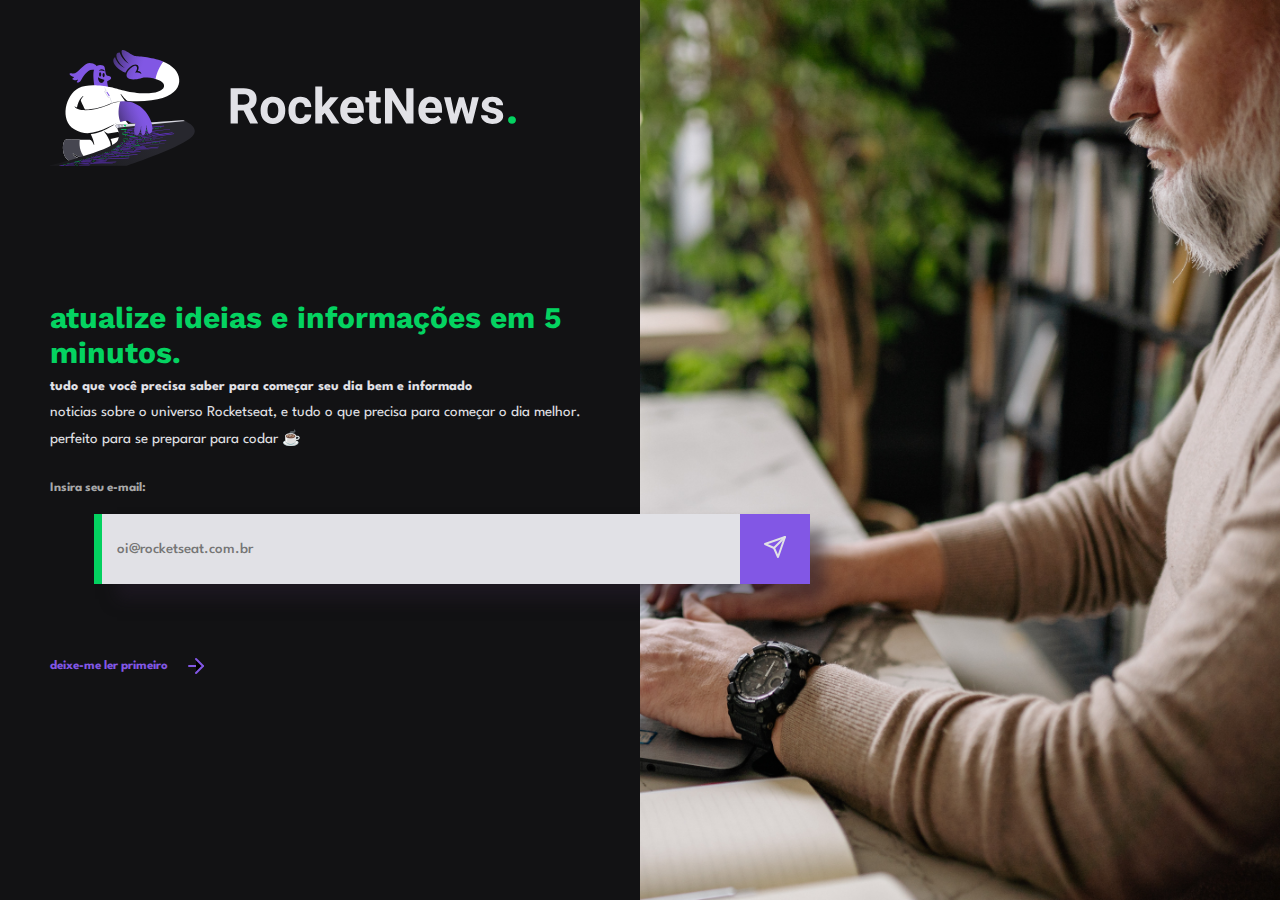
<file: discover-desafio-rocketnews/index.html>
<!DOCTYPE html>
<html lang="pt-br">

<head>
  <meta charset="UTF-8" />
  <meta http-equiv="X-UA-Compatible" content="IE=edge" />
  <meta name="viewport" content="width=device-width, initial-scale=1.0" />
  <link rel="stylesheet" href="styles.css" />
  <link rel="shortcut icon" href="./assets/icon.png" />
  <title>RocketNews</title>
</head>

<body>
    <div class="body">
      <div class="logo">
        <img src="./assets/logo.svg" alt="Logo" />
      </div>

      <div class="title-text">
        <p id="title">atualize ideias e informações em 5 minutos.</p>

        <p id="subtitle">
          tudo que você precisa saber para começar seu dia bem e informado
        </p>

        <p class="text">
          noticias sobre o universo Rocketseat, e tudo o que precisa para começar o dia melhor. </br>
        </p>

        <p class="text">
          perfeito para se preparar para codar ☕
        </p>
      </div>

      <div class="form">
        <form action="#">
          <label for="e-mail">Insira seu e-mail:</label>
          <div class="border">
            <div class="box-form">
              <input type="text" class="custom-email-input" placeholder="oi@rocketseat.com.br">
              <button class="custom-email-button" type="submit">
                <svg xmlns="http://www.w3.org/2000/svg" width="24" height="24" viewBox="0 0 24 24" fill="none"
                  stroke="currentColor" stroke-width="2" stroke-linecap="round" stroke-linejoin="round"
                  class="feather feather-send">
                  <line x1="22" y1="2" x2="11" y2="13"></line>
                  <polygon points="22 2 15 22 11 13 2 9 22 2"></polygon>
                </svg>
              </button>
            </div>
          </div>
        </form>
      </div>

      <div class="readme">
        <a href="#">deixe-me ler primeiro
          <svg xmlns="http://www.w3.org/2000/svg" width="24" height="24" viewBox="0 0 24 24" stroke="currentColor"
            stroke-width="2" stroke-linecap="round" stroke-linejoin="round" class="feather feather-arrow-right">
            <line x1="5" y1="12" x2="19" y2="12"></line>
            <polyline points="12 5 19 12 12 19"></polyline>
          </svg></a>
      </div>
    </div>

    <div class="image">
      <!-- <img src="./assets/read_news.jpg" alt="Read News" /> -->
    </div>
</body>

</html>
</file>
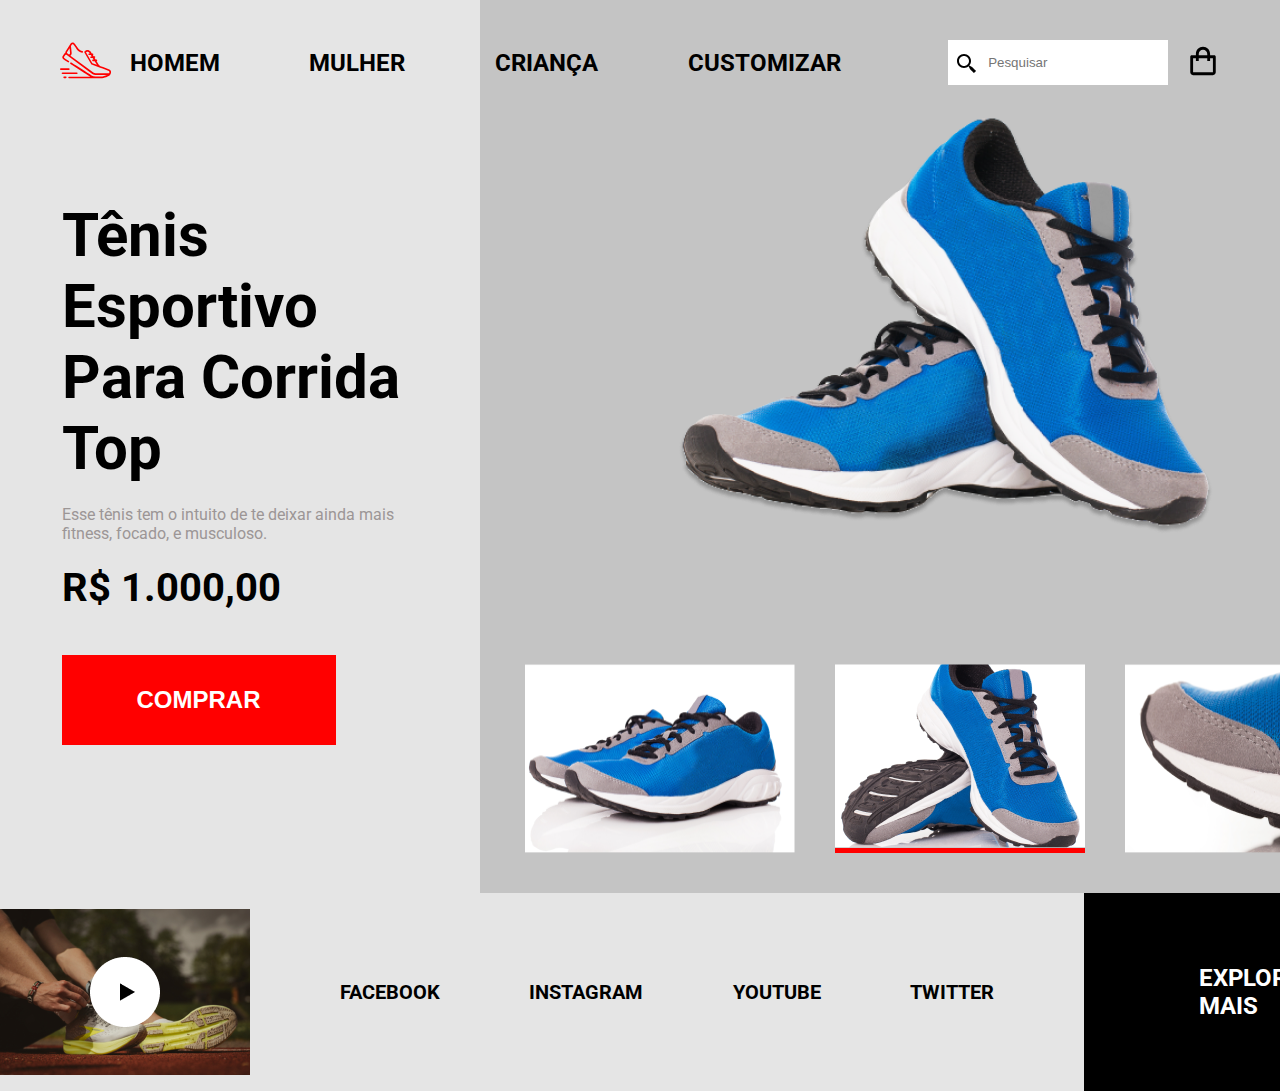
<file: discover-desafio-rocketshoes/index.html>
<!DOCTYPE html>
<html lang="pt-BR">
<head>
  <meta charset="UTF-8">
  <meta http-equiv="X-UA-Compatible" content="IE=edge">
  <meta name="viewport" content="width=device-width, initial-scale=1.0">
  <title>RocketShoes</title>
  <link rel="stylesheet" href="style.css">
  <link rel="shortcut icon" href="/assets/favicon.ico" type="image/x-icon">
</head>
<body>
  <div class="container">
    <div class="header">
      <div class="logo">
        <img src="assets/logo.svg" alt="RocketShoes">
      </div>
      <div class="menu">
          <p>HOMEM</p>
          <p>MULHER</p>
          <p>CRIANÇA</p>
          <p>CUSTOMIZAR</p>
      </div>
      <div class="search">  
        <input type="text" placeholder="Pesquisar">
        
      </div>
      <div class="checkout">
        <img src="assets/icon-bag.svg" alt="Ícone bag">
      </div>
    </div>
    <div class="main">
      <div class="product">
      <div class="details">
        <p id="title">
          Tênis Esportivo Para Corrida Top
        </p>
        <p id="description">
          Esse tênis tem o intuito de te deixar ainda mais fitness, focado, e musculoso.
        </p>
        <p id="price">
          R$ 1.000,00
        </p>
        <div class="button">
          <button>COMPRAR</button>
        </div>
      </div>
      </div>
      <div class="gallery">
        <div class="product-selected">
          <img src="assets/tenis-1-ampliado.png" alt="">
        </div>
        <div class="other-images">
          <img src="assets/tenis-1-galeria.png" alt="">
          <img class="img-active" src="assets/tenis-2-galeria.png" alt="">
          <img src="assets/tenis-3-galeria.png" alt="">
        </div>
      </div>
    </div>
    <div class="footer">
      <div class="video-footer">
        <img src="assets/img-video.png" alt="" srcset="">
      </div>
      <div class="socials">
        <p>FACEBOOK</p>
        <p>INSTAGRAM</p>
        <p>YOUTUBE</p>
        <p>TWITTER</p>
      </div>
      <div class="explore">
        <p>EXPLORE MAIS</p>
        <img src="assets/icon-arrow.svg" alt="">
      </div>
    </div>
  </div>
</body>
</html>
</file>
<file: discover-desafio-rocketnews/styles.css>
@import url("https://fonts.googleapis.com/css2?family=Spartan:wght@400;500;700&family=Work+Sans:wght@400;500;700&display=swap");

* {
  padding: 0;
  margin: 0;
  vertical-align: baseline;
  list-style: none;
  border: 0;
}

:root {
  --body-bg-color: #121214;
  --text-color: #E1E1E6;
  --title-color: #04D361;
  --form-color: #A8A8A8;
  --bg-button-color: #8257e5;
}

body {
  display: flex;
  width: 100vw;
  height: 100vh;
  overflow: hidden;
}

.body {
  background-color: var(--body-bg-color);
  display: flex;
  flex-direction: column;
  position: relative;
  color: var(--text-color);
  height: 100vh;
  width: 100vw;
  max-width: 50%;
}

.logo img {
  max-width: 480px;
  margin: 50px 400px 130px 50px;
  width: 100%;
}

.title-text {
  display: block;
  max-width: 800px;
  margin-left: 50px;
}

.title-text p#title {
  font-family: "Work Sans", sans-serif;
  font-size: 30px;
  font-weight: 700;
  padding-bottom: 10px;
  color: var(--title-color);
}

.title-text p#subtitle {
  font-family: "Spartan", sans-serif;
  font-size: 14px;
  font-weight: 700;
  padding-bottom: 12px;
  color: var(--text-color);
}

.title-text p.text {
  font-family: "Spartan", sans-serif;
  font-size: 15px;
  font-weight: 400;
  padding-bottom: 10px;
  color: var(--text-color);
}

.form {
  margin-top: 10px;
  margin-left: 50px;
  display: flex;
  position: relative;
}

.border {
  display: flex;
  align-items: center;
  justify-self: center;
  justify-content: flex-start;
  border-left: 8px solid var(--title-color);
  height: 70px;
}

.box-form {
  display: flex;
  align-items: center;
  justify-content: space-between;
  gap: 1rem;
  background-color: var(--text-color);
  box-shadow: 15px 15px 15px rgb(37, 27, 44, 0.5);
  position: absolute;
  width: 120%;
}

.form form label {
  display: block;
  padding-top: 15px;
  padding-bottom: 20px;
  color: var(--form-color);
  font-family: "Spartan", sans-serif;
  font-size: 13px;
  font-weight: 700;
}

.custom-email-input {
  width: 500px;
  height: 70px;
  outline: none;
  background-color: var(--text-color);
  font-family: "Spartan", sans-serif;
  font-size: 15px;
  font-weight: 500;
  padding-left: 15px;
  border-style: solid;
  border-left: var(--title-color);
}
.custom-email-button {
  width: 70px;
  height: 70px;
  border: 0;
  outline: none;
  background: var(--bg-button-color);
  color: var(--text-color);
  cursor: pointer;
}

.readme a {
  display: flex;
  align-items: center;
  gap: 1rem;
  font-family: "Spartan", sans-serif;
  font-size: 13px;
  font-weight: 700;
  margin-left: 50px;
  margin-top: 70px;
  color: var(--bg-button-color);
  text-decoration: none;
}

.image {
  background-image: url("./assets/read_news.jpg");
  background-repeat: no-repeat;
  background-size: cover;
  background-position: 80%;
  width: 100vw;
  height: 100vh;
  max-width: 50%;
}
</file>
<file: discover-desafio-rocketshoes/style.css>
@import url('https://fonts.googleapis.com/css2?family=Roboto:wght@400;700&display=swap');

* {
  margin: 0;
  padding: 0;
  box-sizing: border-box;
}

:root {
  --button: #FF0000;
  --main-background:  #C4C4C4;
  --background: #E5E5E5;
  --text: #000;
  --footer: #000;
  --text-description: #9C9696;
}

body {
  font-family: 'Roboto', sans-serif;
  background-color: var(--background);
}

.container {
 min-width: 1440px;
}

.header {
  display: flex;
  align-items: center;
  justify-content: space-between;
  padding: 40px 60px 100px 60px;
  width: 100%;
  position: absolute;
  top: 0;
}

.logo img {
  width: 52px;
  height: 37px;
}

.menu {
  display: flex;
}

.menu p {
  font-size: 1.5rem;
  font-weight: 700;
  color: var(--text);
  padding-right: 5.60rem;
  cursor: pointer;
}

.search input {
  width: 220px;
  height: 45px;
  background: url(assets/icon-search.svg) no-repeat scroll 7px 12px;
  background-color: #FFF;
  outline: none;
  border: none;
  padding:10px 40px;
  align-items: center;
  display: flex;
  justify-content: center;
}

.checkout {
  cursor: pointer;
}

.main {
  display: flex;
}

.product {
  display: flex;
  flex-direction: column;
  flex: 1;
  padding-top: 200px;
  align-items: center;
}

.details {
  max-width: 357px;
}

#title {
  font-size: 3.75rem;
  font-weight: 700;
}

#description {
  font-size: 1rem;
  font-weight: 400;
  color: var(--text-description);
  padding-top: 21px;
}

#price {
  font-size: 2.5rem;
  font-weight: 700;
  color: var(--text);
  padding-top: 21px;
}

.button {
  padding-top: 44px;
}

.button button {
  width: 274px;
  height: 90px;
  background-color: var(--button);
  color: #FFF;
  font-size: 1.5rem;
  font-weight: 700;
  border: none;
  outline: none;
  cursor: pointer;
}

.gallery {
  flex: 2;
  display: flex;
  align-items: center;
  justify-content: center;
  flex-direction: column;
  margin: 0 auto;
  background-color: #C4C4C4;
  padding-top: 100px;
}

.other-images {
  display: flex;
  flex-direction: row;
}

.other-images img {
  margin: 40px 20px;
}

.img-active {
  border-bottom: 5px solid var(--button);
}

.footer {
  display: flex;
  align-items: center;
  justify-content: space-between;
  width: 100%;
}

.video-footer {
  display: flex;
  align-items: center;
  justify-content: space-between;
  padding-right: 5.60rem;
}

.socials {
  display: flex;
}

.socials p {
  font-size: 1.25rem;
  font-weight: 700;
  color: var(--text);
  padding-right: 5.60rem;
  cursor: pointer;
}

.explore {
  display: flex;
  background-color: var(--footer);
  padding: 71px 115px;
}

.explore p {
  font-size: 1.5rem;
  font-weight: 700;
  color: #FFF;
  padding-right: 1rem;
  cursor: pointer;
}
</file>
